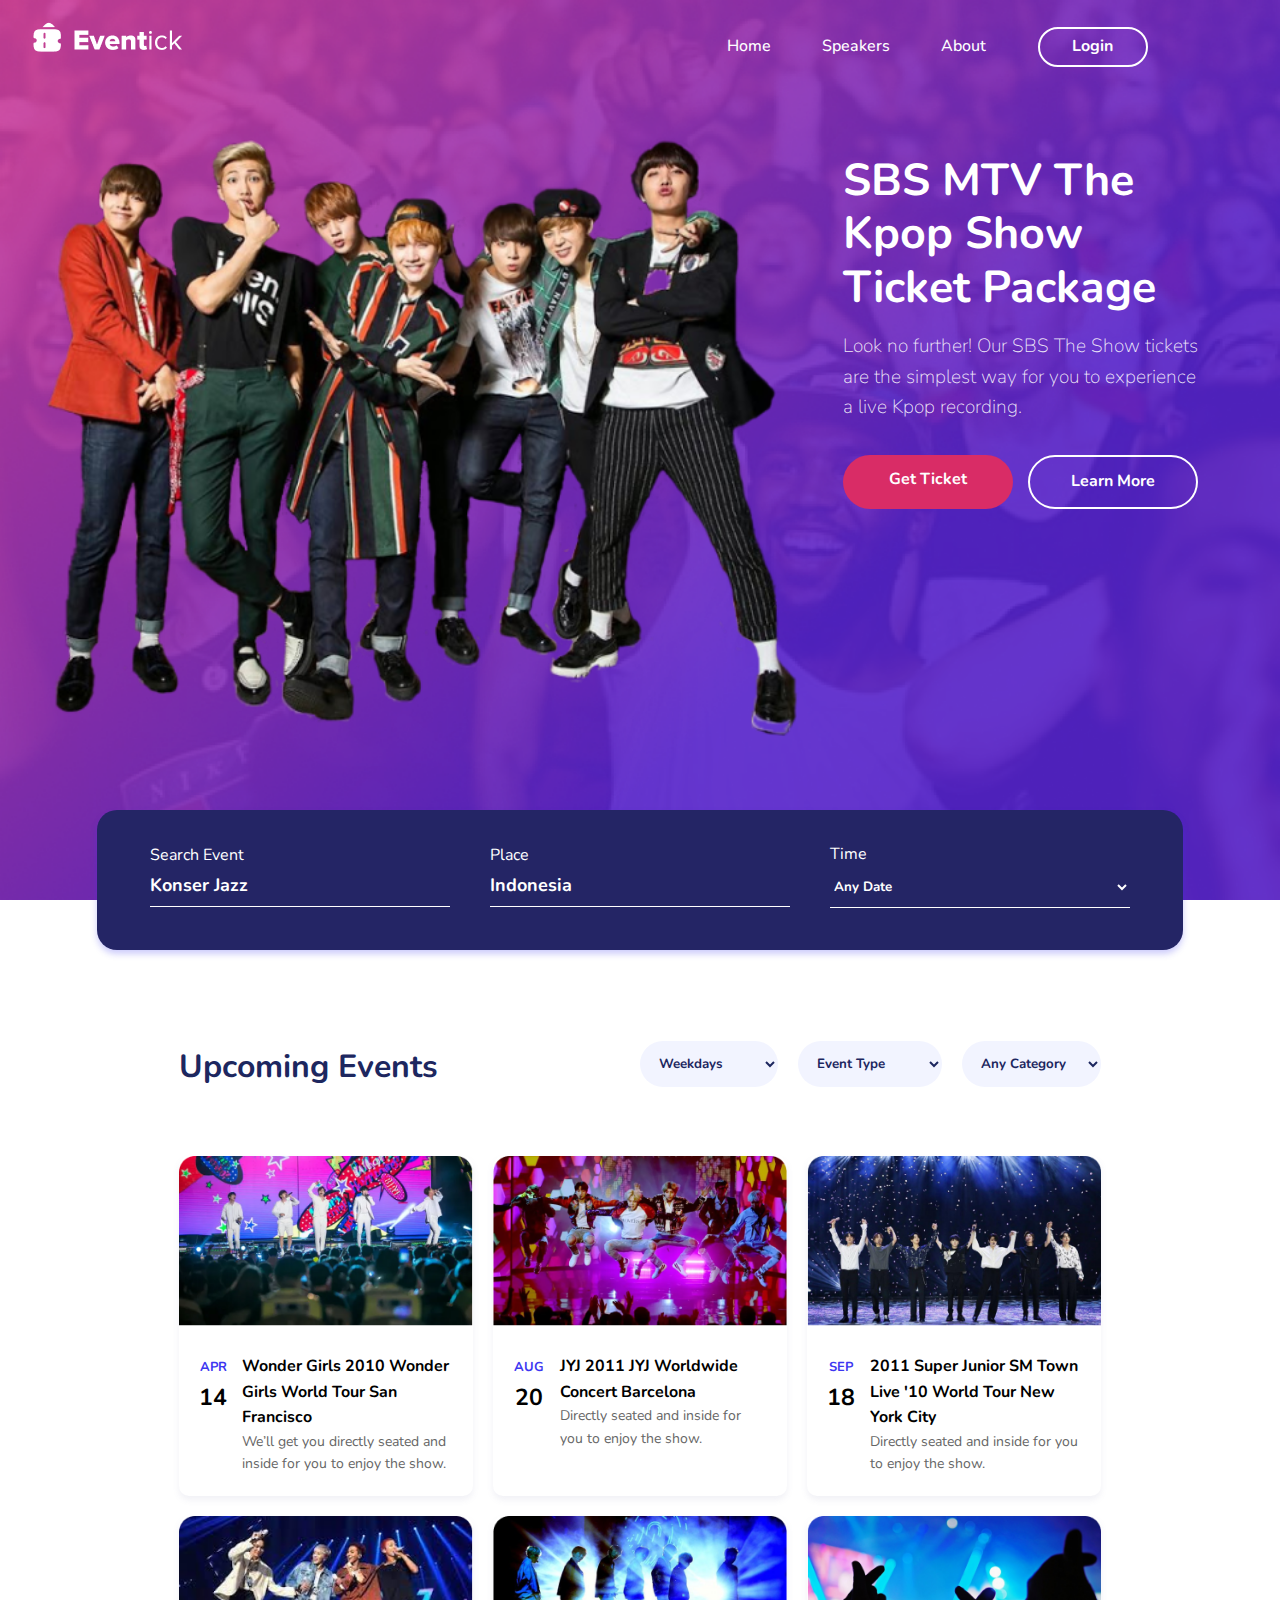
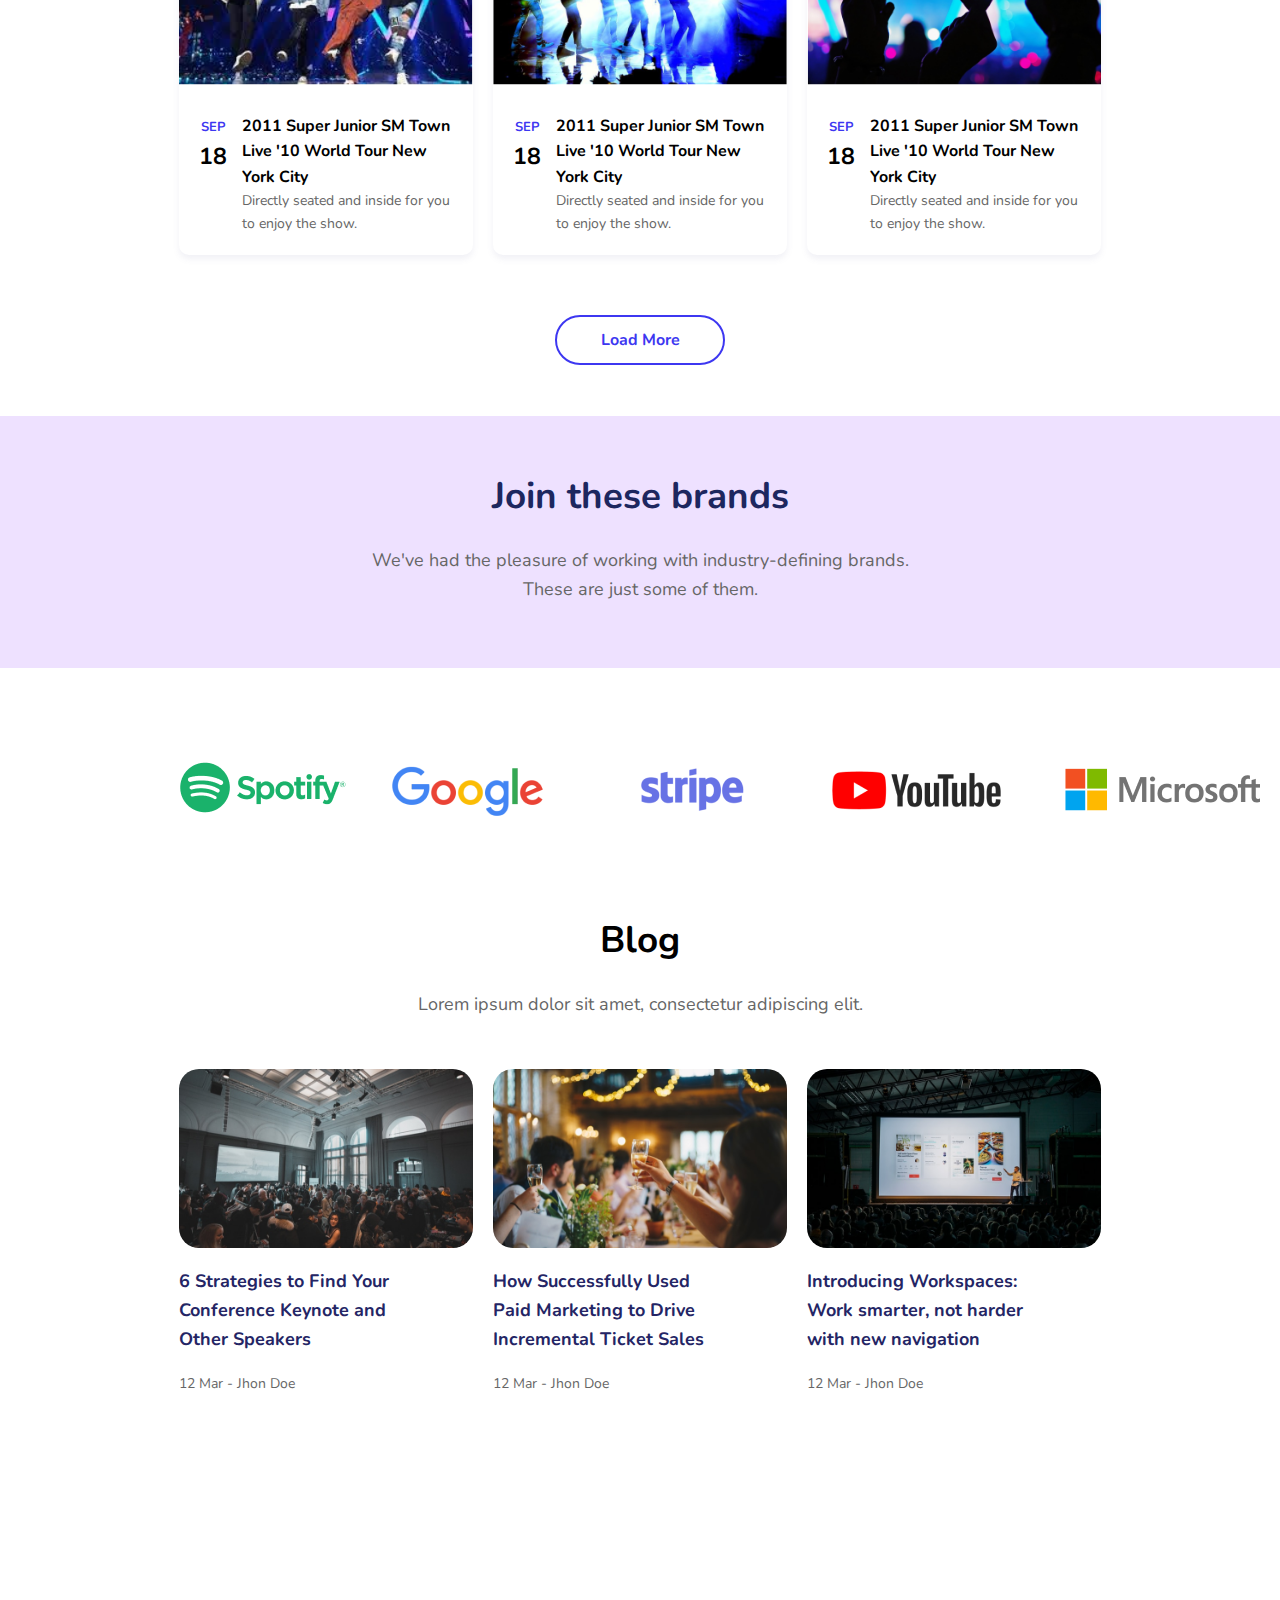
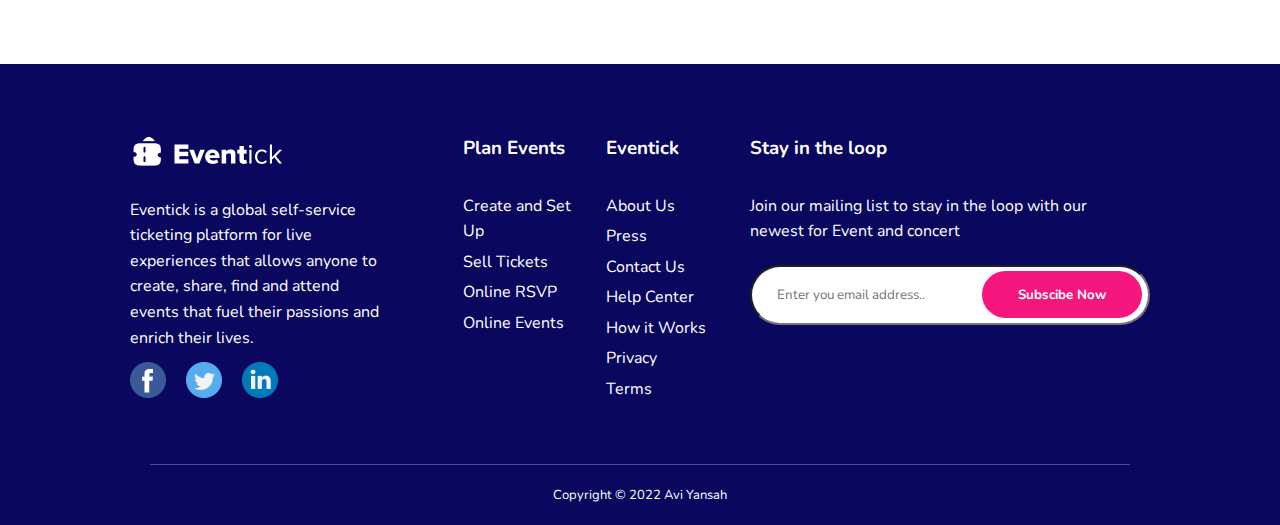
<file: index.html>
<!DOCTYPE html>
<html lang="en">
<head>
    <meta charset="utf-8">
    <meta name="viewport" content="width=device-width, initial-scale=1">
    <title>Eventick</title>
    <link rel="stylesheet" href="styles.css">
    <link rel="icon" href="assets/icon.png"/>
    <link href='https://fonts.googleapis.com/css?family=Nunito' rel='stylesheet'></head>
<body>
    <header>
        <!-- Navigation -->
        <nav class="navbar">
            <div class="logo"><img src="assets/logo.png"></div>
            <ul class="nav-links">
                <li><a href="index.html">Home</a></li>
                <li><a href="speakers.html">Speakers</a></li>
                <li><a href="about.html">About</a></li>
                <a id="login" href="login.html">Login</a>
            </ul>
        </nav>

        <div class="flex-container">
            <div class="left">
                <img src="assets/kpop.png" class="kpop">
            </div>
            <div class="right">
                <h1 class="title">SBS MTV The Kpop Show Ticket Package</h1>
                <h5 class="subtitle">Look no further! Our SBS The Show tickets are the simplest way for you to experience a live Kpop recording.</h5>
                <div class="buttons"> 
                    <a href="speakers.html" class="btn getick">Get Ticket</a>
                    <a href="about.html" class="btn learnmore">Learn More</a>
                </div>            
            </div>
        </div>

    </header>

    <div class="SearchBox">
        <div class="Search">
            <div>
                <label class="SearchLabel" for="event">Search Event</label>
                <input class="SearchInput" type="text" name="event" placeholder="Konser Jazz" required>
            </div>
            
            <div>
                <label class="SearchLabel" for="place">Place</label>
                <input class="SearchInput" type="text" name="place" placeholder="Indonesia" required>
            </div>
            
            <div>
                <label class="SearchLabel" for="time">Time</label>
                <select class="SearchInput" name="time" placeholder="Any Date" required>
                    <option value="" hidden>Any Date</option>
                    <option value="This Month">This Month</option>
                    <option value="Next Month">Next Month</option>
                    <option value="Other">Other</option>
                </select>
            </div>
        </div>
    </div>
    
    <main>

        <div class="headerEv">
            <div class="title2"><h1>Upcoming Events</h1></div>
    
            <div class="Search2">
                <select>
                    <option hidden>Weekdays</option>
                    <option>Sunday</option>
                    <option>Wednesday</option>
                    <option>Saturday</option>
                </select>
    
                <select>
                    <option hidden>Event Type</option>
                    <option>Classical Music</option>
                    <option>Hip Hop</option>
                </select>
    
                <select>
                    <option>Any Category</option>
                </select>
            </div>
        </div>

        <div class="Events">
            <div class="card">
                <img src="assets/1.png" alt="Wonder Girls 2010">
                <div class="card-content">
                    <div class="date">
                        <span class="month">APR</span>
                        <span class="day">14</span>
                    </div>
                    <div class="info">
                        <h4>Wonder Girls 2010 Wonder Girls World Tour San Francisco</h4>
                        <p>We’ll get you directly seated and inside for you to enjoy the show.</p>
                    </div>
                </div>
            </div>
            <div class="card">
                <img src="assets/2.png" alt="JYJ 2011">
                <div class="card-content">
                    <div class="date">
                        <span class="month">AUG</span>
                        <span class="day">20</span>
                    </div>
                    <div class="info">
                        <h4>JYJ 2011 JYJ Worldwide Concert Barcelona</h4>
                        <p>Directly seated and inside for you to enjoy the show.</p>
                    </div>
                </div>
            </div>
            <div class="card">
                <img src="assets/3.png" alt="Super Junior 2011">
                <div class="card-content">
                    <div class="date">
                        <span class="month">SEP</span>
                        <span class="day">18</span>
                    </div>
                    <div class="info">
                        <h4>2011 Super Junior SM Town Live '10 World Tour New York City</h4>
                        <p>Directly seated and inside for you to enjoy the show.</p>
                    </div>
                </div>
            </div>
            <div class="card">
                <img src="assets/4.png" alt="Super Junior 2011">
                <div class="card-content">
                    <div class="date">
                        <span class="month">SEP</span>
                        <span class="day">18</span>
                    </div>
                    <div class="info">
                        <h4>2011 Super Junior SM Town Live '10 World Tour New York City</h4>
                        <p>Directly seated and inside for you to enjoy the show.</p>
                    </div>
                </div>
            </div>
            <div class="card">
                <img src="assets/5.png" alt="Super Junior 2011">
                <div class="card-content">
                    <div class="date">
                        <span class="month">SEP</span>
                        <span class="day">18</span>
                    </div>
                    <div class="info">
                        <h4>2011 Super Junior SM Town Live '10 World Tour New York City</h4>
                        <p>Directly seated and inside for you to enjoy the show.</p>
                    </div>
                </div>
            </div>
            <div class="card">
                <img src="assets/6.png" alt="Super Junior 2011">
                <div class="card-content">
                    <div class="date">
                        <span class="month">SEP</span>
                        <span class="day">18</span>
                    </div>
                    <div class="info">
                        <h4>2011 Super Junior SM Town Live '10 World Tour New York City</h4>
                        <p>Directly seated and inside for you to enjoy the show.</p>
                    </div>
                </div>
            </div>
        </div>

        <div class="loadmore">
            <button>Load More</button>
        </div>
    </main>

    <div class="join">
        <h1>Join these brands</h1>
        <p>We've had the pleasure of working with industry-defining brands. These are just some of them.</p>
    </div>

    <section class="blog">
        <img src="assets/Group.png">
        <h1>Blog</h1>
        <p>Lorem ipsum dolor sit amet, consectetur adipiscing elit.</p>

        <div class="Blogs">
            <div class="BlogCard">
                <img src="assets/7.png" alt="Wonder Girls 2010">
                <div class="BlogInfo">
                    <a href="#"><h6>6 Strategies to Find Your Conference Keynote and Other Speakers</h6></a>
                    <p>12 Mar - Jhon Doe</p>
                </div>
            </div>
            <div class="BlogCard">
                <img src="assets/8.png" alt="Wonder Girls 2010">
                <div class="BlogInfo">
                    <a href="#"><h6>How Successfully Used Paid Marketing to Drive Incremental Ticket Sales</h6></a>
                    <p>12 Mar - Jhon Doe</p>
                </div>
            </div>
            <div class="BlogCard">
                <img src="assets/9.png" alt="Wonder Girls 2010">
                <div class="BlogInfo">
                    <a href="#"><h6>Introducing Workspaces: Work smarter, not harder with new navigation</h6></a>
                    <p>12 Mar - Jhon Doe</p>
                </div>
            </div>
           
        </div>

    </section>

    <footer>
        <div class="firstC">
            <div class="logo"><img src="assets/logo.png"></div>
            <p>Eventick is a global self-service ticketing platform for live experiences that allows anyone to create, share, find and attend events that fuel their passions and enrich their lives.</p>
            <div class="icons">
                <img src="assets/fb.png" alt="fb">
                <img src="assets/twitter.png" alt="twitter">
                <img src="assets/linkedin.png" alt="linkedin">
            </div>
        </div>
        <div class="secondC">
            <h3>Plan Events</h3>
            <p>Create and Set Up</p>
            <p>Sell Tickets</p>
            <p>Online RSVP</p>
            <p>Online Events</p>
        </div>
        <div class="thirdC">
            <h3>Eventick</h3>
            <p>About Us</p>
            <p>Press</p>
            <p>Contact Us</p>
            <p>Help Center</p>
            <p>How it Works</p>
            <p>Privacy</p>
            <p>Terms</p>
        </div>
        <div class="fourthC">
            <h3>Stay in the loop</h3>
            <p>Join our mailing list to stay in the loop with our newest for Event and concert</p>
            <div class="input-wrapper">
                <input class="subscribe" type="text" name="subscribe" placeholder="Enter you email address.." required>
                <button>Subscibe Now</button>
            </div>
        </div>       
    </footer>
    <div class="Copyright">
        <hr size="1" color="#4C4D8B">
        <p>Copyright © 2022 Avi Yansah</p>
    </div>
</body>
</html>
</file>
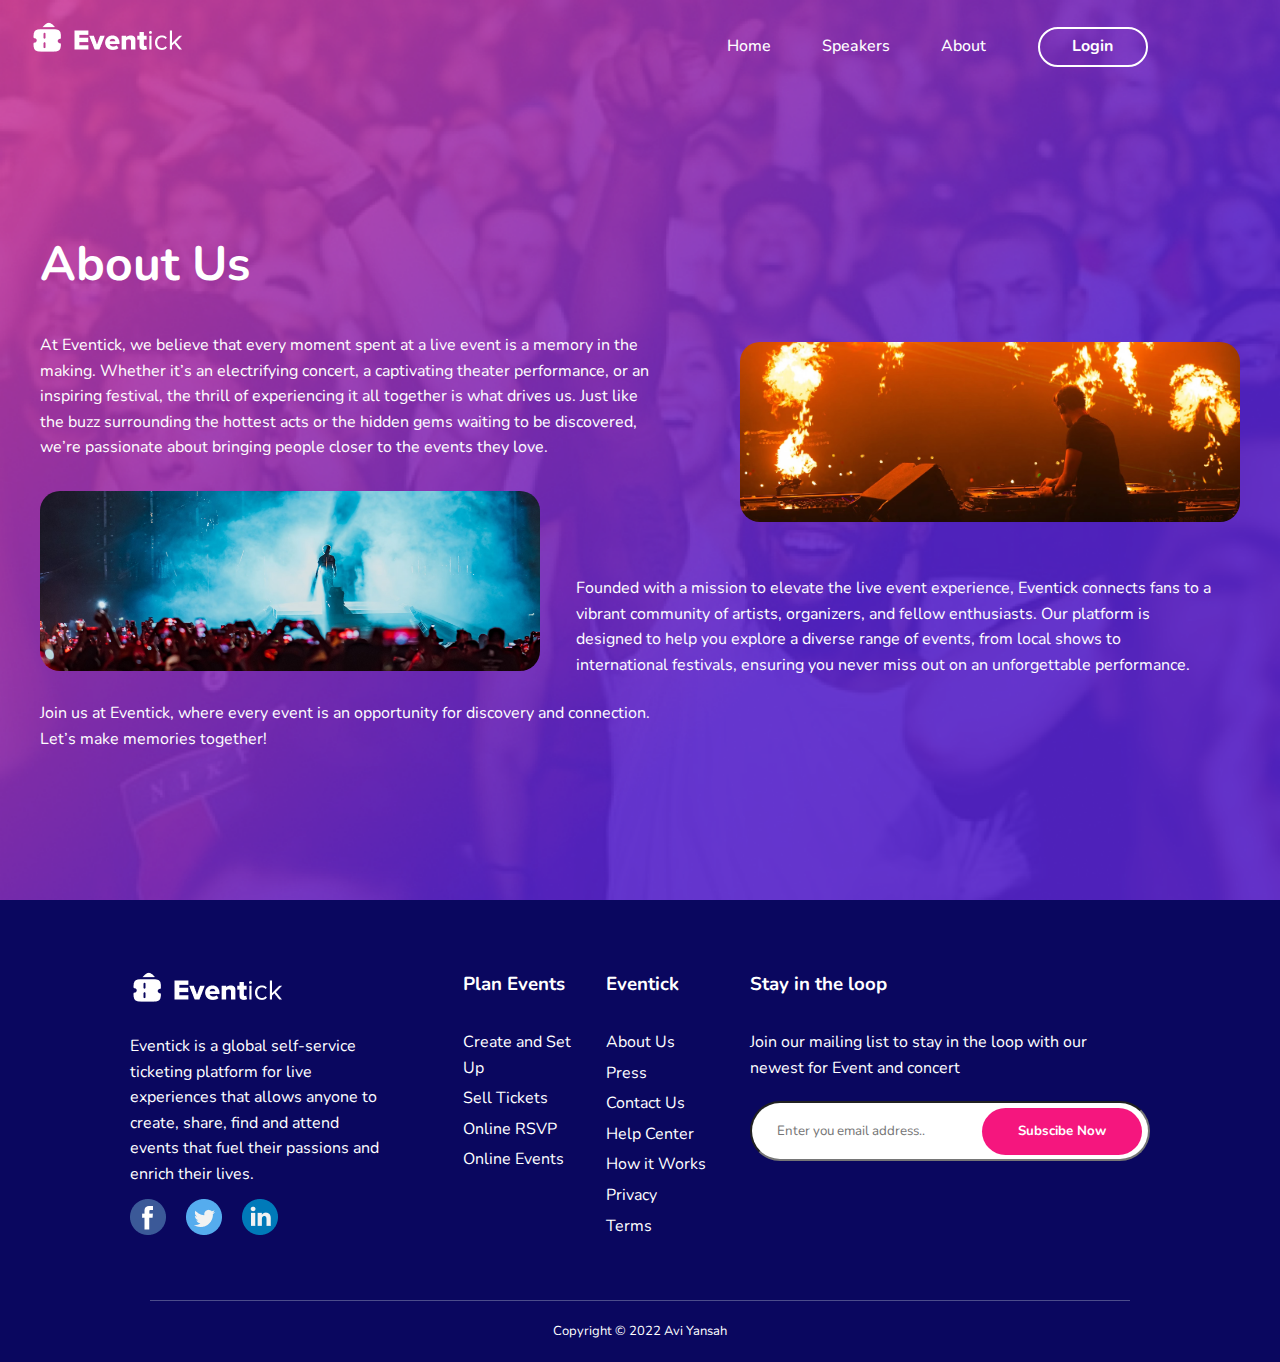
<file: about.html>
<!DOCTYPE html>
<html lang="en">
<head>
    <meta charset="utf-8">
    <meta name="viewport" content="width=device-width, initial-scale=1">
    <title>Eventick</title>
    <link rel="stylesheet" href="styles.css">
    <link rel="icon" href="assets/icon.png"/>
    <link href='https://fonts.googleapis.com/css?family=Nunito' rel='stylesheet'></head>
<body>
    <header>
        <!-- Navigation -->
        <nav class="navbar">
            <div class="logo"><img src="assets/logo.png"></div>
            <ul class="nav-links">
                <li><a href="index.html">Home</a></li>
                <li><a href="speakers.html">Speakers</a></li>
                <li><a href="about.html">About</a></li>
                <a id="login" href="login.html">Login</a>
            </ul>
        </nav>

        <div class="AbContainer">
            <div class="leftAb">
                <h1>About Us</h1>
                <p>At Eventick, we believe that every moment spent at a live event is a memory in the making. Whether it’s an electrifying concert, a captivating theater performance, or an inspiring festival, the thrill of experiencing it all together is what drives us. Just like the buzz surrounding the hottest acts or the hidden gems waiting to be discovered, we’re passionate about bringing people closer to the events they love.</p>
                <div class="Ab1"></div>
                <p>Join us at Eventick, where every event is an opportunity for discovery and connection. Let’s make memories together!</p>
            </div>
            <div class="rightAb">
                <div class="Ab2"></div>
            </div>
        </div>
        <p id="Abex">Founded with a mission to elevate the live event experience, Eventick connects fans to a vibrant community of artists, organizers, and fellow enthusiasts. Our platform is designed to help you explore a diverse range of events, from local shows to international festivals, ensuring you never miss out on an unforgettable performance.</p>

    </header>


    <footer>
        <div class="firstC">
            <div class="logo"><img src="assets/logo.png"></div>
            <p>Eventick is a global self-service ticketing platform for live experiences that allows anyone to create, share, find and attend events that fuel their passions and enrich their lives.</p>
            <div class="icons">
                <img src="assets/fb.png" alt="fb">
                <img src="assets/twitter.png" alt="twitter">
                <img src="assets/linkedin.png" alt="linkedin">
            </div>
        </div>
        <div class="secondC">
            <h3>Plan Events</h3>
            <p>Create and Set Up</p>
            <p>Sell Tickets</p>
            <p>Online RSVP</p>
            <p>Online Events</p>
        </div>
        <div class="thirdC">
            <h3>Eventick</h3>
            <p>About Us</p>
            <p>Press</p>
            <p>Contact Us</p>
            <p>Help Center</p>
            <p>How it Works</p>
            <p>Privacy</p>
            <p>Terms</p>
        </div>
        <div class="fourthC">
            <h3>Stay in the loop</h3>
            <p>Join our mailing list to stay in the loop with our newest for Event and concert</p>
            <div class="input-wrapper">
                <input class="subscribe" type="text" name="subscribe" placeholder="Enter you email address.." required>
                <button>Subscibe Now</button>
            </div>
        </div>       
    </footer>
    <div class="Copyright">
        <hr size="1" color="#4C4D8B">
        <p>Copyright © 2022 Avi Yansah</p>
    </div>
</body>
</html>
</file>
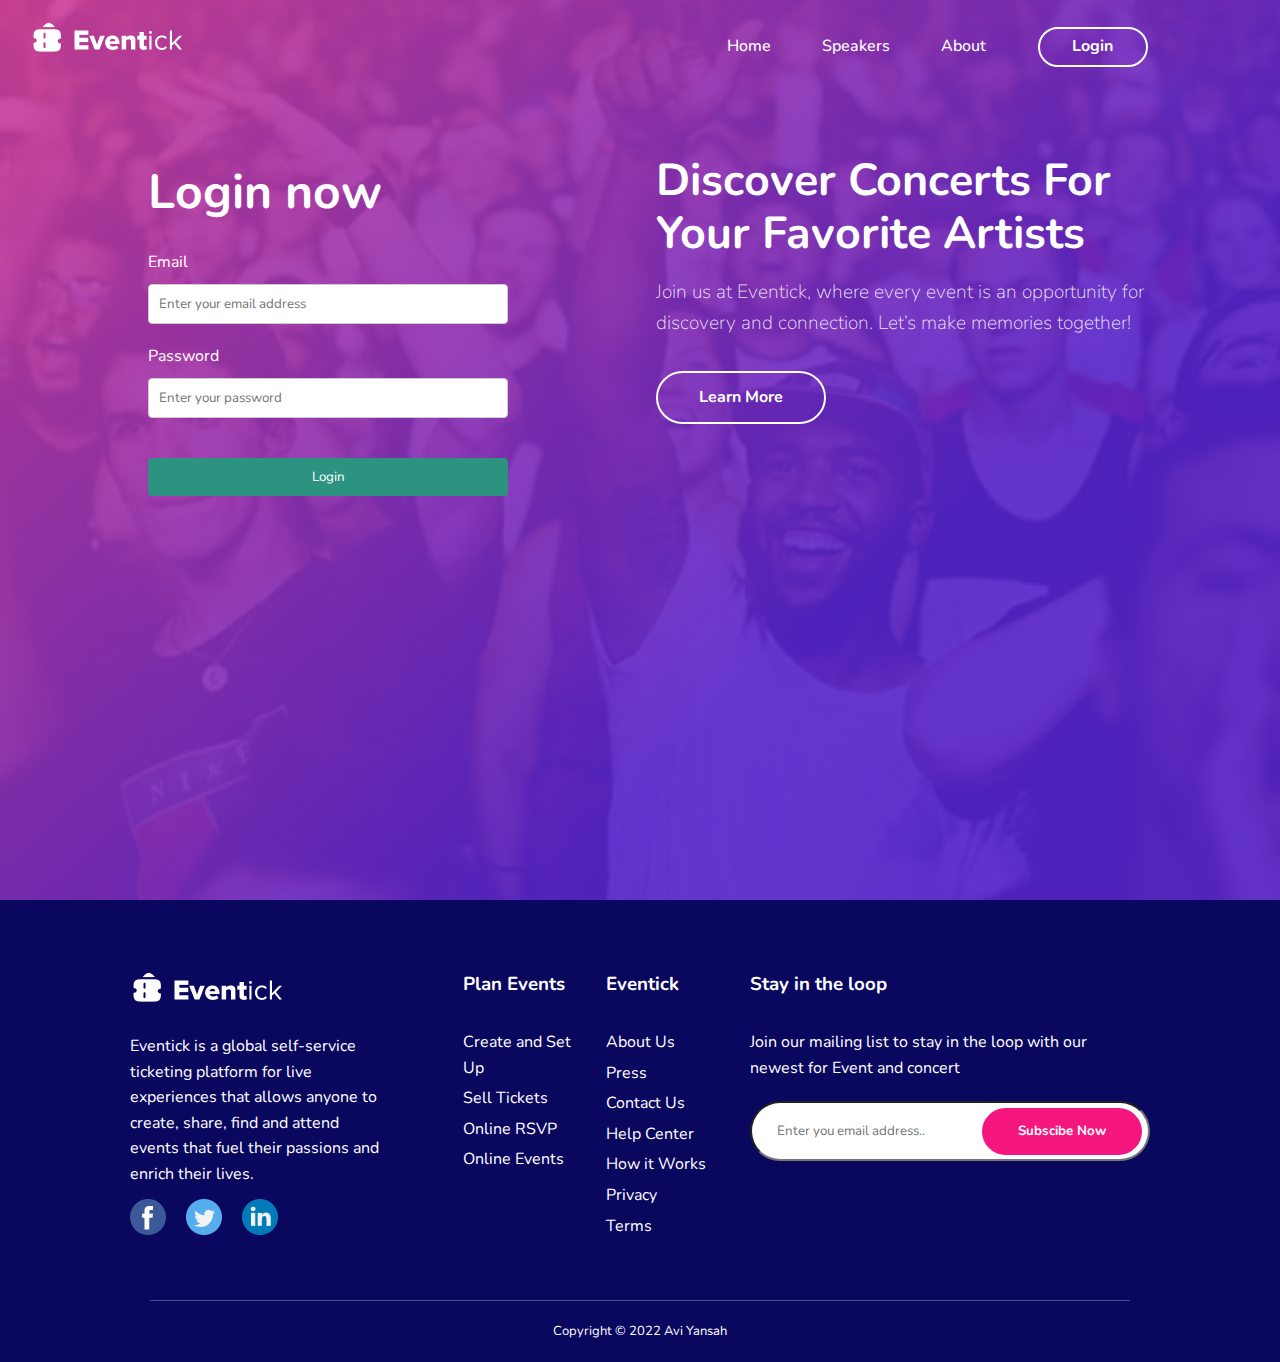
<file: login.html>
<!DOCTYPE html>
<html lang="en">
<head>
    <meta charset="utf-8">
    <meta name="viewport" content="width=device-width, initial-scale=1">
    <title>Eventick</title>
    <link rel="stylesheet" href="styles.css">
    <link rel="icon" href="assets/icon.png"/>
    <link href='https://fonts.googleapis.com/css?family=Nunito' rel='stylesheet'></head>
<body>
    <header>
        <!-- Navigation -->
        <nav class="navbar">
            <div class="logo"><img src="assets/logo.png"></div>
            <ul class="nav-links">
                <li><a href="index.html">Home</a></li>
                <li><a href="speakers.html">Speakers</a></li>
                <li><a href="about.html">About</a></li>
                <a id="login" href="login.html">Login</a>
            </ul>
        </nav>

        <div class="flex-container">
            <div class="leftLog">
                <h2 class="register-form-title">Login now</h2>
                <form>
                    <label class="register-label" for="email">Email</label>
                    <input class="register-input" type="email" name="email" placeholder="Enter your email address" required>

                    <div class="inputPass">
                        <label class="register-label" for="password">Password</label>
                        <input class="register-input" type="password" name="password" placeholder="Enter your password" required>
                    </div>
            
                    <input class="register-submit" type="submit" value="Login">
                </form>
            </div>
            <div class="right">
                <h1 class="title">Discover Concerts For Your Favorite Artists</h1>
                <h5 class="subtitle">Join us at Eventick, where every event is an opportunity for discovery and connection. Let’s make memories together!</h5>
                <div class="buttons"> 
                    <a href="about.html" class="btn learnmore">Learn More</a>
                </div>              
            </div>
        </div>

    </header>


    <footer>
        <div class="firstC">
            <div class="logo"><img src="assets/logo.png"></div>
            <p>Eventick is a global self-service ticketing platform for live experiences that allows anyone to create, share, find and attend events that fuel their passions and enrich their lives.</p>
            <div class="icons">
                <img src="assets/fb.png" alt="fb">
                <img src="assets/twitter.png" alt="twitter">
                <img src="assets/linkedin.png" alt="linkedin">
            </div>
        </div>
        <div class="secondC">
            <h3>Plan Events</h3>
            <p>Create and Set Up</p>
            <p>Sell Tickets</p>
            <p>Online RSVP</p>
            <p>Online Events</p>
        </div>
        <div class="thirdC">
            <h3>Eventick</h3>
            <p>About Us</p>
            <p>Press</p>
            <p>Contact Us</p>
            <p>Help Center</p>
            <p>How it Works</p>
            <p>Privacy</p>
            <p>Terms</p>
        </div>
        <div class="fourthC">
            <h3>Stay in the loop</h3>
            <p>Join our mailing list to stay in the loop with our newest for Event and concert</p>
            <div class="input-wrapper">
                <input class="subscribe" type="text" name="subscribe" placeholder="Enter you email address.." required>
                <button>Subscibe Now</button>
            </div>
        </div>       
    </footer>
    <div class="Copyright">
        <hr size="1" color="#4C4D8B">
        <p>Copyright © 2022 Avi Yansah</p>
    </div>
</body>
</html>
</file>
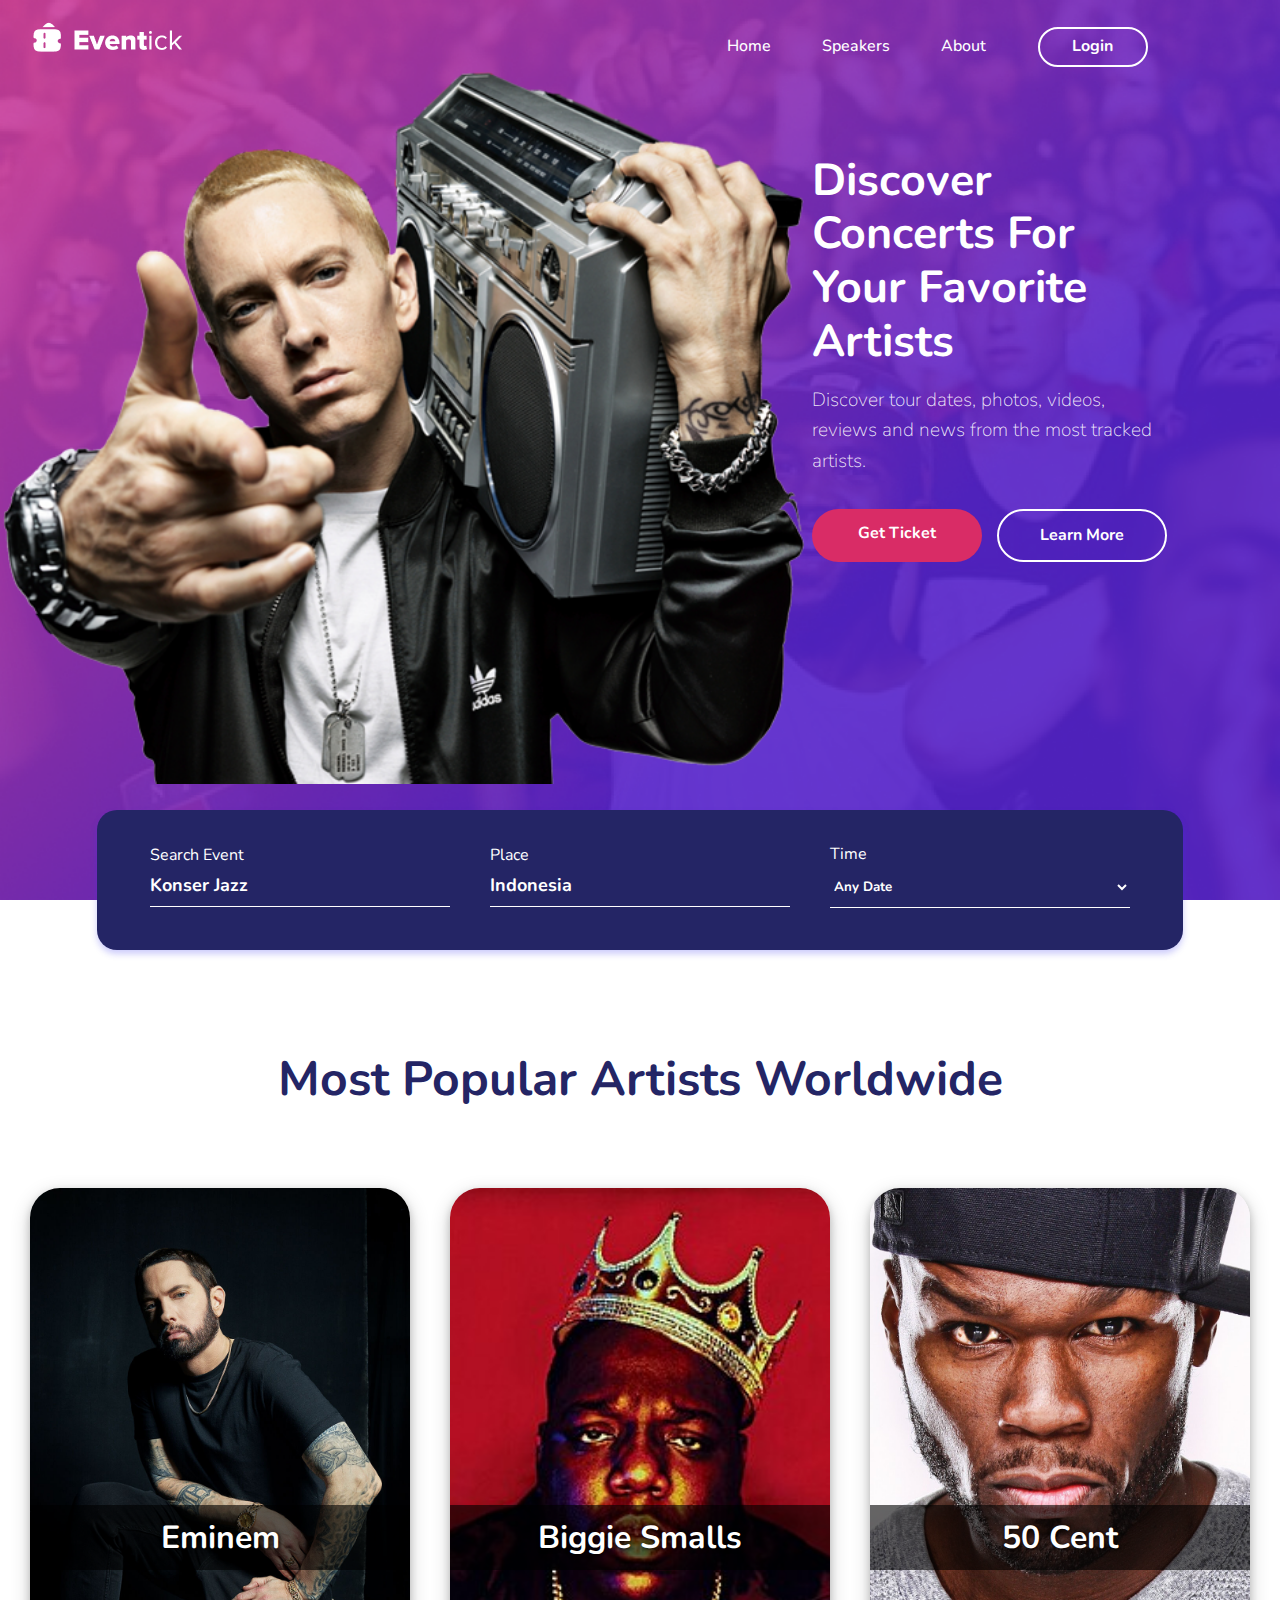
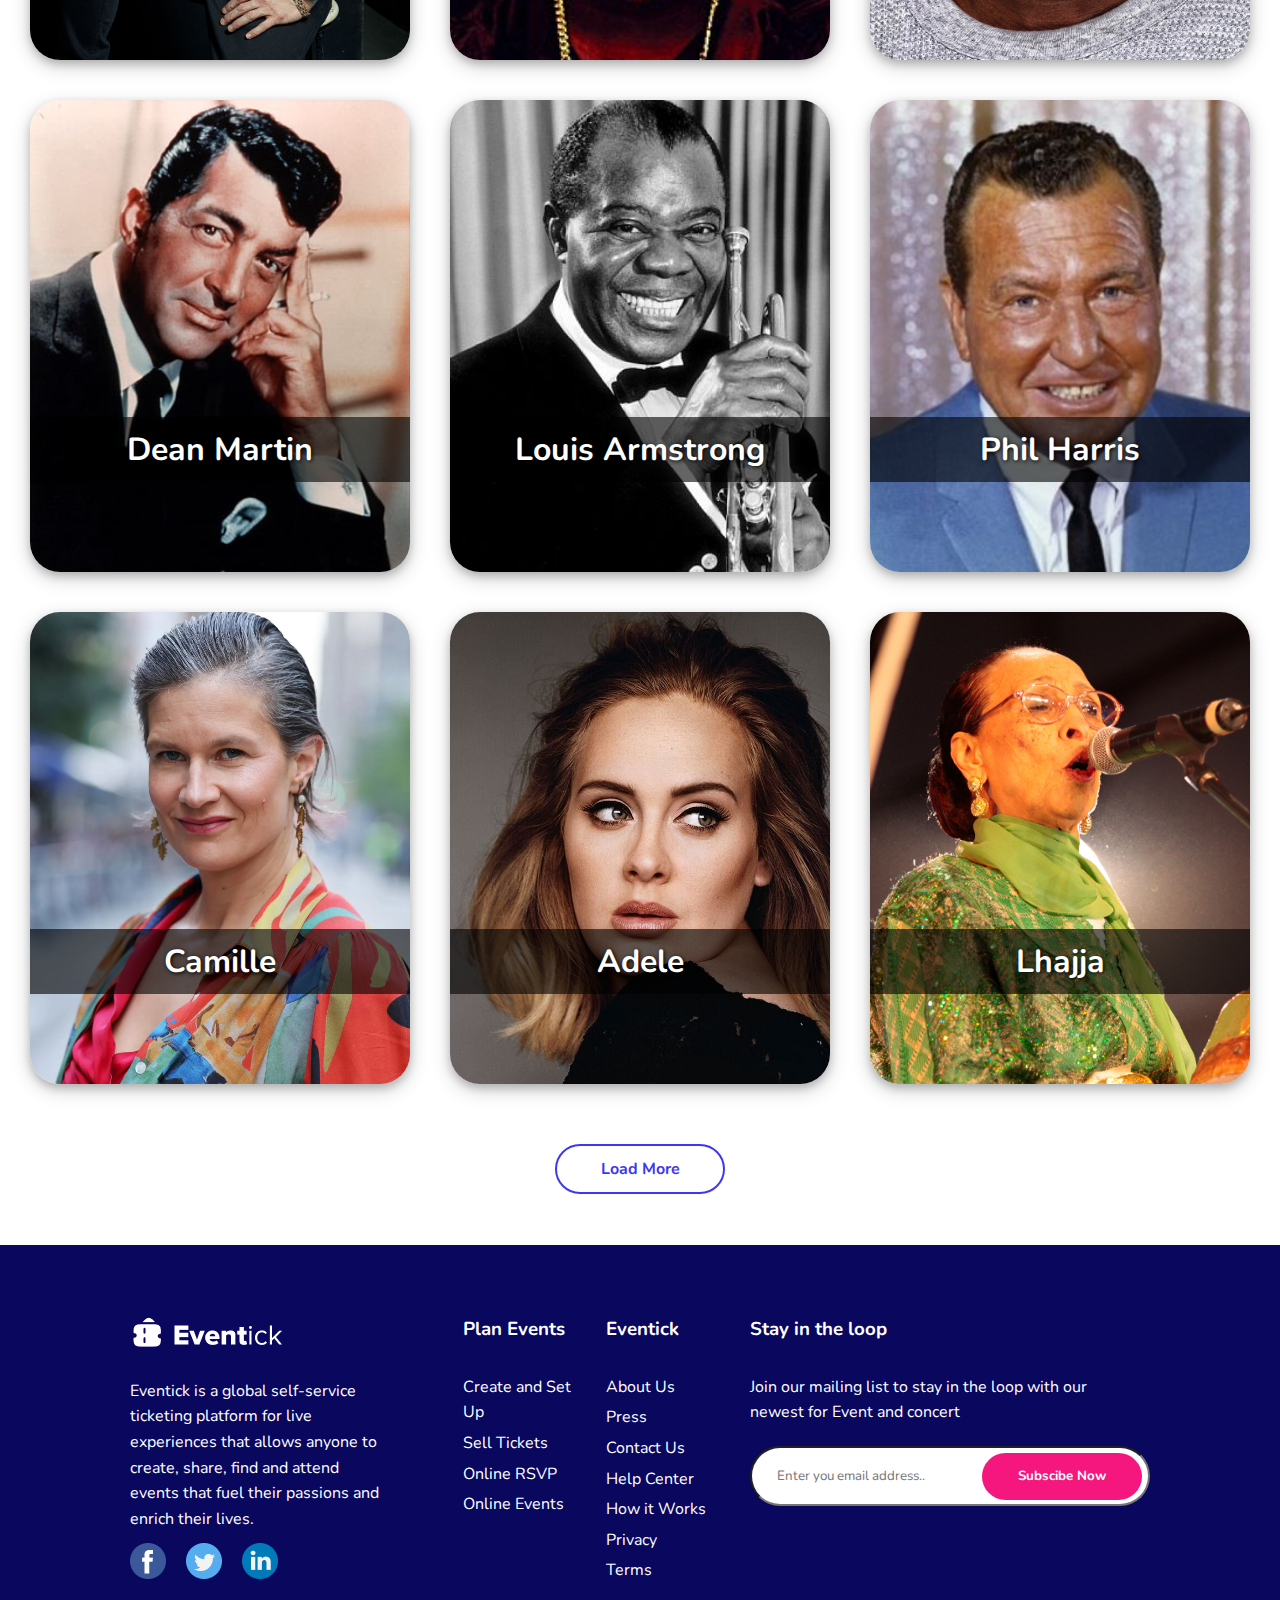
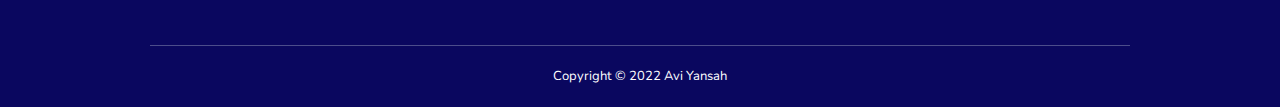
<file: speakers.html>
<!DOCTYPE html>
<html lang="en">
<head>
    <meta charset="utf-8">
    <meta name="viewport" content="width=device-width, initial-scale=1">
    <title>Eventick</title>
    <link rel="stylesheet" href="styles.css">
    <link rel="icon" href="assets/icon.png"/>
    <link href='https://fonts.googleapis.com/css?family=Nunito' rel='stylesheet'></head>
<body>
    <header>
        <!-- Navigation -->
        <nav class="navbar">
            <div class="logo"><img src="assets/logo.png"></div>
            <ul class="nav-links">
                <li><a href="index.html">Home</a></li>
                <li><a href="speakers.html">Speakers</a></li>
                <li><a href="about.html">About</a></li>
                <a id="login" href="login.html">Login</a>
            </ul>
        </nav>

        <div class="flex-container">
            <div class="leftEm">
                <img src="assets/Em.png" class="Em">
            </div>
            <div class="right">
                <h1 class="title">Discover Concerts For Your Favorite Artists</h1>
                <h5 class="subtitle">Discover tour dates, photos, videos, reviews and news from the most tracked artists.</h5>
                <div class="buttons"> 
                    <a href="speakers.html" class="btn getick">Get Ticket</a>
                    <a href="about.html" class="btn learnmore">Learn More</a>
                </div>              
            </div>
        </div>

    </header>

    <div class="SearchBox">
        <div class="Search">
            <div>
                <label class="SearchLabel" for="event">Search Event</label>
                <input class="SearchInput" type="text" name="event" placeholder="Konser Jazz" required>
            </div>
            
            <div>
                <label class="SearchLabel" for="place">Place</label>
                <input class="SearchInput" type="text" name="place" placeholder="Indonesia" required>
            </div>
            
            <div>
                <label class="SearchLabel" for="time">Time</label>
                <select class="SearchInput" name="time" placeholder="Any Date" required>
                    <option value="" hidden>Any Date</option>
                    <option value="This Month">This Month</option>
                    <option value="Next Month">Next Month</option>
                    <option value="Other">Other</option>
                </select>
            </div>
        </div>
    </div>
    
    <main class="Artists">

        <h1 class="title3">Most Popular Artists Worldwide</h1>

        <div class="Trending">
            <div class="item1"><h1>Eminem</h1></div>
            <div class="item2"><h1>Biggie Smalls</h1></div>
            <div class="item3"><h1>50 Cent</h1></div>  
            <div class="item4"><h1>Dean Martin</h1></div>
            <div class="item5"><h1>Louis Armstrong</h1></div>
            <div class="item6"><h1>Phil Harris</h1></div>  
            <div class="item7"><h1>Camille</h1></div>
            <div class="item8"><h1>Adele</h1></div>
            <div class="item9"><h1>Lhajja</h1></div>
        </div>

        <div class="loadmore">
            <button>Load More</button>
        </div>
    </main>

    <footer>
        <div class="firstC">
            <div class="logo"><img src="assets/logo.png"></div>
            <p>Eventick is a global self-service ticketing platform for live experiences that allows anyone to create, share, find and attend events that fuel their passions and enrich their lives.</p>
            <div class="icons">
                <img src="assets/fb.png" alt="fb">
                <img src="assets/twitter.png" alt="twitter">
                <img src="assets/linkedin.png" alt="linkedin">
            </div>
        </div>
        <div class="secondC">
            <h3>Plan Events</h3>
            <p>Create and Set Up</p>
            <p>Sell Tickets</p>
            <p>Online RSVP</p>
            <p>Online Events</p>
        </div>
        <div class="thirdC">
            <h3>Eventick</h3>
            <p>About Us</p>
            <p>Press</p>
            <p>Contact Us</p>
            <p>Help Center</p>
            <p>How it Works</p>
            <p>Privacy</p>
            <p>Terms</p>
        </div>
        <div class="fourthC">
            <h3>Stay in the loop</h3>
            <p>Join our mailing list to stay in the loop with our newest for Event and concert</p>
            <div class="input-wrapper">
                <input class="subscribe" type="text" name="subscribe" placeholder="Enter you email address.." required>
                <button>Subscibe Now</button>
            </div>
        </div>       
    </footer>
    <div class="Copyright">
        <hr size="1" color="#4C4D8B">
        <p>Copyright © 2022 Avi Yansah</p>
    </div>
</body>
</html>
</file>
<file: styles.css>
* {
    margin: 0;
    padding: 0;
    box-sizing: border-box;
    font-family: 'Nunito', sans-serif;
}

body {
    line-height: 1.6;
}

header {
    background-image: url('assets/coverUp.png'), url('assets/header.png');
    width: 100%;
    height: 100vh;
    position: relative;
    background-size: cover;
    background-position: center;
    color: #fff;
}

.navbar {
    display: flex;
    justify-content: space-between;
    align-items: center;
    padding: 20px 30px;
    position: absolute;
    width: 100%;
    z-index: 2;
}

.logo {
    font-size: 1.8rem;
    font-weight: bold;
    color: #fff;
}

.nav-links {
    list-style: none;
    display: flex;
    align-items: center;
    gap: 4vw;
    margin-right: 8vw;
}

.nav-links li {
    margin: 0;
}

.nav-links a {
    text-decoration: none;
    color: #fff;
    transition: color 0.3s;
    font-weight: 500;
}

.nav-links a:hover {
    color: #ff6347;
}

.flex-container {
    display: flex;
    align-items: start;
    height: 100vh;
    padding-top: 5%;
}

.left {
    flex: 55%;
    display: flex;
    justify-content: center;
    padding-top: 4%;
}

.right {
    flex: 45%;
    text-align: left;
    max-width: 39rem;
    padding-right: 10vw;
    padding-top: 7%;
}

.title {
    font-size: 2.8rem;
    margin-bottom: 1rem; 
    line-height: 1.2;
}

.subtitle {
    font-size: 1.2rem;
    margin-bottom: 2rem;
    font-weight: lighter;
    color: rgba(255, 255, 255, 0.9);
}

.buttons {
    display: flex;
    gap: 15px;
}

.btn {
    padding: 12px 25px;
    border-radius: 30px;
    font-size: 1rem;
    text-decoration: none;
    text-align: center;
    color: white;
    display: inline-block;
    min-width: 170px;
}

#login {
    background-color: transparent;
    border: 2px solid #fff;
    color: #fff;
    border-radius: 30px;
    font-size: 1rem;
    font-weight: bold;
    text-decoration: none;
    text-align: center;
    width: 110px;
    height: 40px;
    padding-top: 5px;
}
#login:hover {
    background-color: white;
    border: 2px solid #fff;
    color: #000000;
}


.getick {
    background-color: #d92c66;
    font-weight: bold;
}

.getick:hover {
    background-color: #bd1349;
}

.learnmore {
    background-color: transparent;
    border: 2px solid #fff;
    color: #fff;
    font-weight: bold;
}

.learnmore:hover {
    background-color: #fff;
    color: #333;
}

@media (max-width: 800px) {
    .flex-container {
        flex-direction: column;
        text-align: center;
        height: auto;
    }
    .right {
        padding: 0 20px; /* Adjust padding for smaller screens */
        max-width: 100%;
    }
    .kpop {
        display: none;
    }
}
.kpop {
    height: 70vh;
    width: auto;
}

.Em {
    height: 80vh;
    width: auto;
}
.leftEm {
    flex: 55%;
    display: flex;
    justify-content: center;
}


/*--------------------SECTION-------------------------*/
.headerEv {
    display: flex;
    padding-bottom: 7%;
}
main {
    padding: 11% 14% 4% 14%;
    margin: 0 auto;
}


.SearchBox {
    position: absolute;
    top: 90%;
    width: 100%;
}

.Search {
    display: flex;
    gap: 40px;
    align-items: center;
    justify-content: center;
    background-color: rgb(36, 37, 101);
    border-radius: 20px;
    height: 140px;
    width: 1086px;
    margin: 0 auto;
    padding-bottom: 10px;
    box-shadow: 0 4px 6px rgb(61, 55, 241, 0.25);
}
.Search div {
    width: 300px;
}

.SearchLabel {
    color: #fff;
    display: block;
}

.SearchInput {
    color: white;
    font-weight: bold;
    width: 100%;
    padding: 10px 0px;
    background-color: transparent;
    border: none;
    border-bottom: 1px solid rgb(255, 255, 255);
}
.SearchInput option {
    color: white;
    background-color: rgb(36, 37, 101);
}
.SearchInput::placeholder {
    color: white;
    font-weight: bold;
    font-size: large;
}

.SearchInput:focus {
    border: none;
    outline: none;
    border-bottom: 1px solid rgb(255, 255, 255);
}


.Search2 {
    display: flex;
    gap: 20px;
    height: fit-content;
    width: 50%;
}

.Search2 select {
    color: white;
    font-weight: bold;
    width: 168px;
    height: 46px;
    padding: 10px 15px;
    background-color: rgb(242, 244, 255);
    border-radius: 50px;
    border: none;
    color: rgb(29, 39, 95);
}


.title2 {
    width: 50%;
}
.title2 h1 {
    color: rgb(29, 39, 95);
}



.Events {
    display: grid;
    grid-template-columns: repeat(3, 1fr);
    gap: 20px;
    margin-bottom: 60px;
}

.card {
    border-radius: 10px;
    overflow: hidden;
    box-shadow: 0 4px 6px rgba(119, 115, 170, 0.1);
    transition: all 0.5s ease; /* Back to normal */
    cursor: pointer;
}

.card:hover {
    transform: scale(1.05); /* Zoom in on hover */
    transition: all 0.4s ease; /* Transition for the hover effect */
}

.card img {
    width: 100%;
    height: auto;
}

.card-content {
    display: flex;
    padding: 20px;
    align-items: start;
}

.date {
    color: rgb(0, 0, 0);
    text-align: center;
    width: 50px;
}

.month {
    font-size: small;
    font-weight: bold;
    color: rgb(61, 55, 241);
}

.day {
    text-align: center;
    font-size: 23px;
    font-weight: bolder;
}

.info {
    margin-left: 15px;
}

.info h2 {
    font-size: 18px;
    color: #333;
}

.info p {
    color: #666;
    font-size: 14px;
}

.loadmore {
    text-align: center;
    margin-top: 20px;
}

.loadmore button {
    padding: 12px 25px;
    border-radius: 30px;
    font-size: 1rem;
    font-weight: bolder;
    text-decoration: none;
    text-align: center;
    background-color: transparent;
    color: #3d37f1;
    cursor: pointer;
    display: inline-block;
    min-width: 170px;
    border: 2px solid #3d37f1;
}

.loadmore button:hover {
    color: white;
    background-color: #3b5abc;
}


.join {
    background-color: #EEE1FF;
    width: 100%;
    height: 252px;
    text-align: center;
    padding: 4% 27%;
}
.join h1 {
    font-size: 2.3em;
    color: rgb(29, 39, 95);
    margin-bottom: 20px;
}
.join p {
    color: #666;
    font-size: 18px;
}

.blog {
    height: 100vh;
    text-align: center;
    padding: 0 14%;
    margin: 0 auto;
    margin-bottom: 40px;
}

.blog > img {
    display: block;
    margin: 6% auto;
}
.blog h1{
    font-size: 2.3em;
    font-weight: bolder;
    margin-bottom: 20px;
}
.blog p {
    color: #666;
    font-size: 18px;
    margin-bottom: 50px;
}


.Blogs {
    display: grid;
    grid-template-columns: repeat(3, 1fr);
    gap: 20px;
    margin-bottom: 60px;
}

.BlogCard {
    background-color: transparent;
    overflow: hidden;
    transition: all 0.5s ease; /* Back to normal */
    cursor: pointer;
}
.BlogCard:hover {
    transform: scale(1.05); /* Zoom in on hover */
    transition: all 0.4s ease; /* Transition for the hover effect */
}

.BlogCard img {
    border-radius: 20px;
    width: 100%;
    object-fit: cover;
}


.BlogInfo {
    text-align: start;
    padding-right: 60px;
}

.BlogInfo h6 {
    font-size: 18px;
    color: #242565;
    margin: 10px 0 20px 0;
}

.BlogInfo p {
    color: #666;
    font-size: 14px;
}
.BlogInfo a {
    text-decoration: none;
}

footer {
    height: 400px;
    background-color: #0A075F;
    display: flex;
    flex-direction: row;
    color: white;
    padding: 60px 120px;
    justify-content: space-between;
}
@media (max-width: 800px) {
    footer {
      flex-direction: column;
    }
}

.firstC {
    padding: 10px;
    flex: 35%;
}
.firstC p {
    padding-right: 60px;
    margin: 11px 0;
}
.icons {
    display: flex;
    flex-direction: row;
    gap: 20px;
}

.secondC {
    padding: 10px;
    flex: 15%;
}
.secondC h3, .thirdC h3, .fourthC h3 {
    margin-bottom: 30px;
}
.secondC p, .thirdC p, .fourthC p {
    margin-bottom: 5px;
}
.thirdC {
    padding: 10px;
    flex: 15%;
}
.fourthC {
    padding: 10px;
    flex: 35%;
}
.fourthC p {
    padding-right: 30px;
    margin-bottom: 20px;
}
.subscribe {
    height: 60px;
    width: 400px;
    border-radius: 40px;
    padding: 25px;
}
.subscribe:focus {
    border: none;
    outline: none;
}
.input-wrapper {
    position: relative;
    display: inline-block;
}

.input-wrapper button {
    position: absolute;
    top: 11%;
    right: 2%;
    border: none;
    color: white;
    background-color: #F5167E;
    cursor: pointer;
    height: 47px;
    width: 160px;
    border-radius: 40px;
    font-weight: bold;
}
.input-wrapper button:hover {
    background-color: #c01263;
}


.Copyright {
    background-color: #0A075F;
    text-align: center;
    padding: 0 150px;
}
.Copyright p {
    color: white;
    padding: 20px;
    font-size: small;
}

/* ========================================================= */


.leftLog {
    flex: 55%;
    margin: 0 auto; /* Top, Right, Bottom, Left */
    padding: 20px;
    max-width: 400px;
    padding-top: 7%;
}
.register-form-title {
    color: #fff;
    text-align: start;
    margin-bottom: 20px;
    font-size: 3em;
}
.register-label {
    color: #fff;
    display: block;
    margin-bottom: 8px;
}
.register-input,
.register-select {
    width: 100%;
    height: 20%;
    padding: 10px;
    outline: none;
    margin-bottom: 20px;
    border: 1px solid #ccc;
    border-radius: 4px;
}
.register-submit {
    background-color: #2C9381;
    color: white;
    border: none;
    padding: 10px;
    border-radius: 4px;
    cursor: pointer;
    width: 100%;
}
.register-submit:hover {
    background-color: #419d8d;
}
.inputPass {
    position: relative;
    margin-bottom: 20px;
}
.inputPass button {
    background-color: transparent;
    border: none;
    cursor: pointer;
    position: absolute;
    top: 43%;
    right: 3%;
}



/*----------------------ABOUT----------------------*/
.AbContainer {
    display: flex;
    align-items: center;
    justify-content: center;
    height: 100vh;
    padding-top: 3%;
}

.leftAb {
    padding: 40px;
    padding-top: 80px;
    max-width: 56vw;
}
.leftAb h1 {
    font-size: 3em;
    margin-bottom: 30px;
}
.rightAb {
    padding: 40px;
    max-width: 50vw;
    position: relative;
    padding-bottom: 140px;
    margin-top: 2%;
}
.Ab1, .Ab2 {
    width: 500px;
    height: 180px;
    border-radius: 20px;
    background-position: center;
    background-size: cover;
    margin: 30px 0;
    transition: all 0.5s ease; /* Back to normal */
    cursor: pointer;
}

.Ab1:hover, .Ab2:hover {
    transform: scale(1.05); /* Zoom in on hover */
    transition: all 0.4s ease; /* Transition for the hover effect */
}

.Ab1 {
    background-image: url("assets/Ab1.jpg");
}
.Ab2 {
    background-image: url("assets/Ab2.jpg");
}
#Abex {
    position: absolute;
    top: 64%;
    right: 5%;
    max-width: 50vw;
}

/*========================SPEAKERS============================*/

.Artists {
    margin: 0 auto;
}

.title3 {
    text-align: center;
    color: #242565;
    margin-bottom: 70px;
    font-size: 3em;
}

.Trending {
    display: grid;
    grid-template-columns: repeat(3, auto);
    gap: 40px;
    justify-content: center; /* Centers the grid horizontally */
    margin-bottom: 60px;
}

.item1, .item2, .item3, .item4, .item5, .item6, .item7, .item8, .item9 {
    display: flex; /* Flexbox layout */
    justify-content: center; /* Centers horizontally */
    align-items: center; /* Centers vertically */
    text-align: center;
    width: 380px;
    height: 472px;
    border-radius: 30px;
    background-size: cover;
    background-position: center;
    transition: all 0.5s ease; /* Back to normal */
    box-shadow: 0 4px 8px 0 rgba(0, 0, 0, 0.2), 0 6px 20px 0 rgba(0, 0, 0, 0.19);
    cursor: pointer;
}
.item1:hover, .item2:hover, .item3:hover, .item4:hover, .item5:hover, .item6:hover, .item7:hover, .item8:hover, .item9:hover {
    transform: scale(1.05); /* Zoom in on hover */
    box-shadow: 0 4px 8px 0 rgba(0, 0, 0, 0.2), 0 6px 20px 0 rgba(0, 0, 0, 0.19);
    transition: all 0.4s ease; /* Transition for the hover effect */
}


.item1 h1, .item2 h1, .item3 h1, .item4 h1, .item5 h1, .item6 h1, .item7 h1, .item8 h1, .item9 h1 {    
    text-align: center;
    color: white;
    width: 100%;
    padding: 7px 0;
    margin-top: 60%;
    text-shadow: 1px 1px 4px rgb(0, 0, 0);
    background-color: rgba(0, 0, 0, 0.6);
}

.item1 { background-image: url("assets/eminem.jpg"); }
.item2 { background-image: url("assets/biggie.jpg"); }
.item3 { background-image: url("assets/Cent.jpg"); }
.item4 { background-image: url("assets/Dean.jpeg"); }
.item5 { background-image: url("assets/Arm.jpg"); }
.item6 { background-image: url("assets/Haris.jpg"); }
.item7 { background-image: url("assets/Camille.webp"); }
.item8 { background-image: url("assets/Adele.jpg"); }
.item9 { background-image: url("assets/Hajja.jpg"); }
</file>
